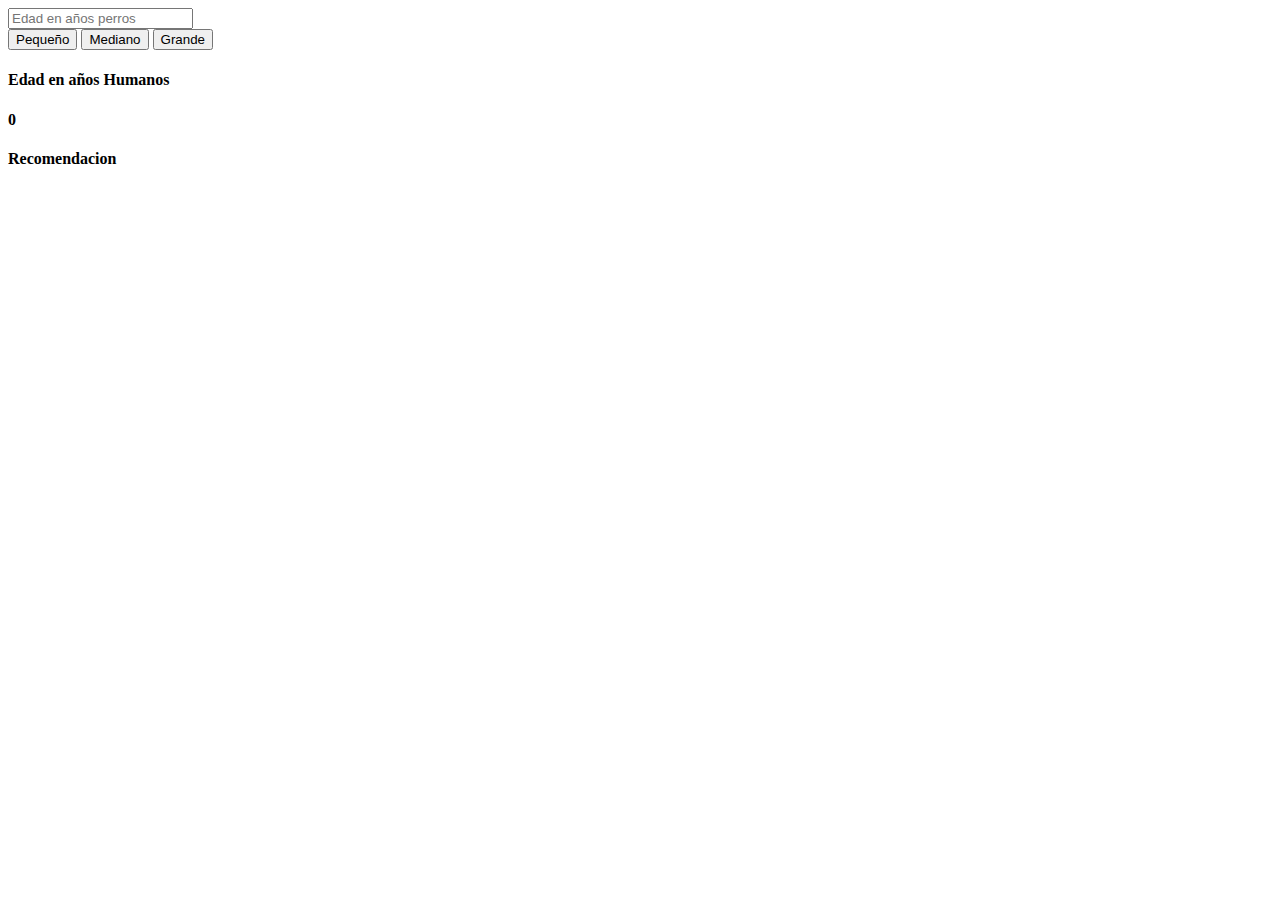
<file: Calculadora Perruna/index.html>
<!DOCTYPE html>
<html lang="en">
  <head>
    <meta charset="UTF-8" />
    <meta name="viewport" content="width=device-width, initial-scale=1.0" />
    <title>Document</title>
  </head>
  <body>
    <div>
      <input type="text" id="edadPerro" placeholder="Edad en años perros" />
      <div>
        <button class="btn" id="pequeno">Pequeño</button>
        <button class="btn" id="mediano">Mediano</button>
        <button class="btn" id="grande">Grande</button>
      </div>
    </div>

    <div>
        <div>
        <h4>Edad en años Humanos</h4>
        <h4 id="edadHumano">0</h4>
    </div>
    <div>
        <h4>Recomendacion</h4>
        <p id="recomendacion"></p>
    </div>
        
    </div>



    <script src="src/libraries/jquery-3.7.1.min.js"></script>
    <script src="src/js/scrip.js"></script>
  </body>
</html>
</file>
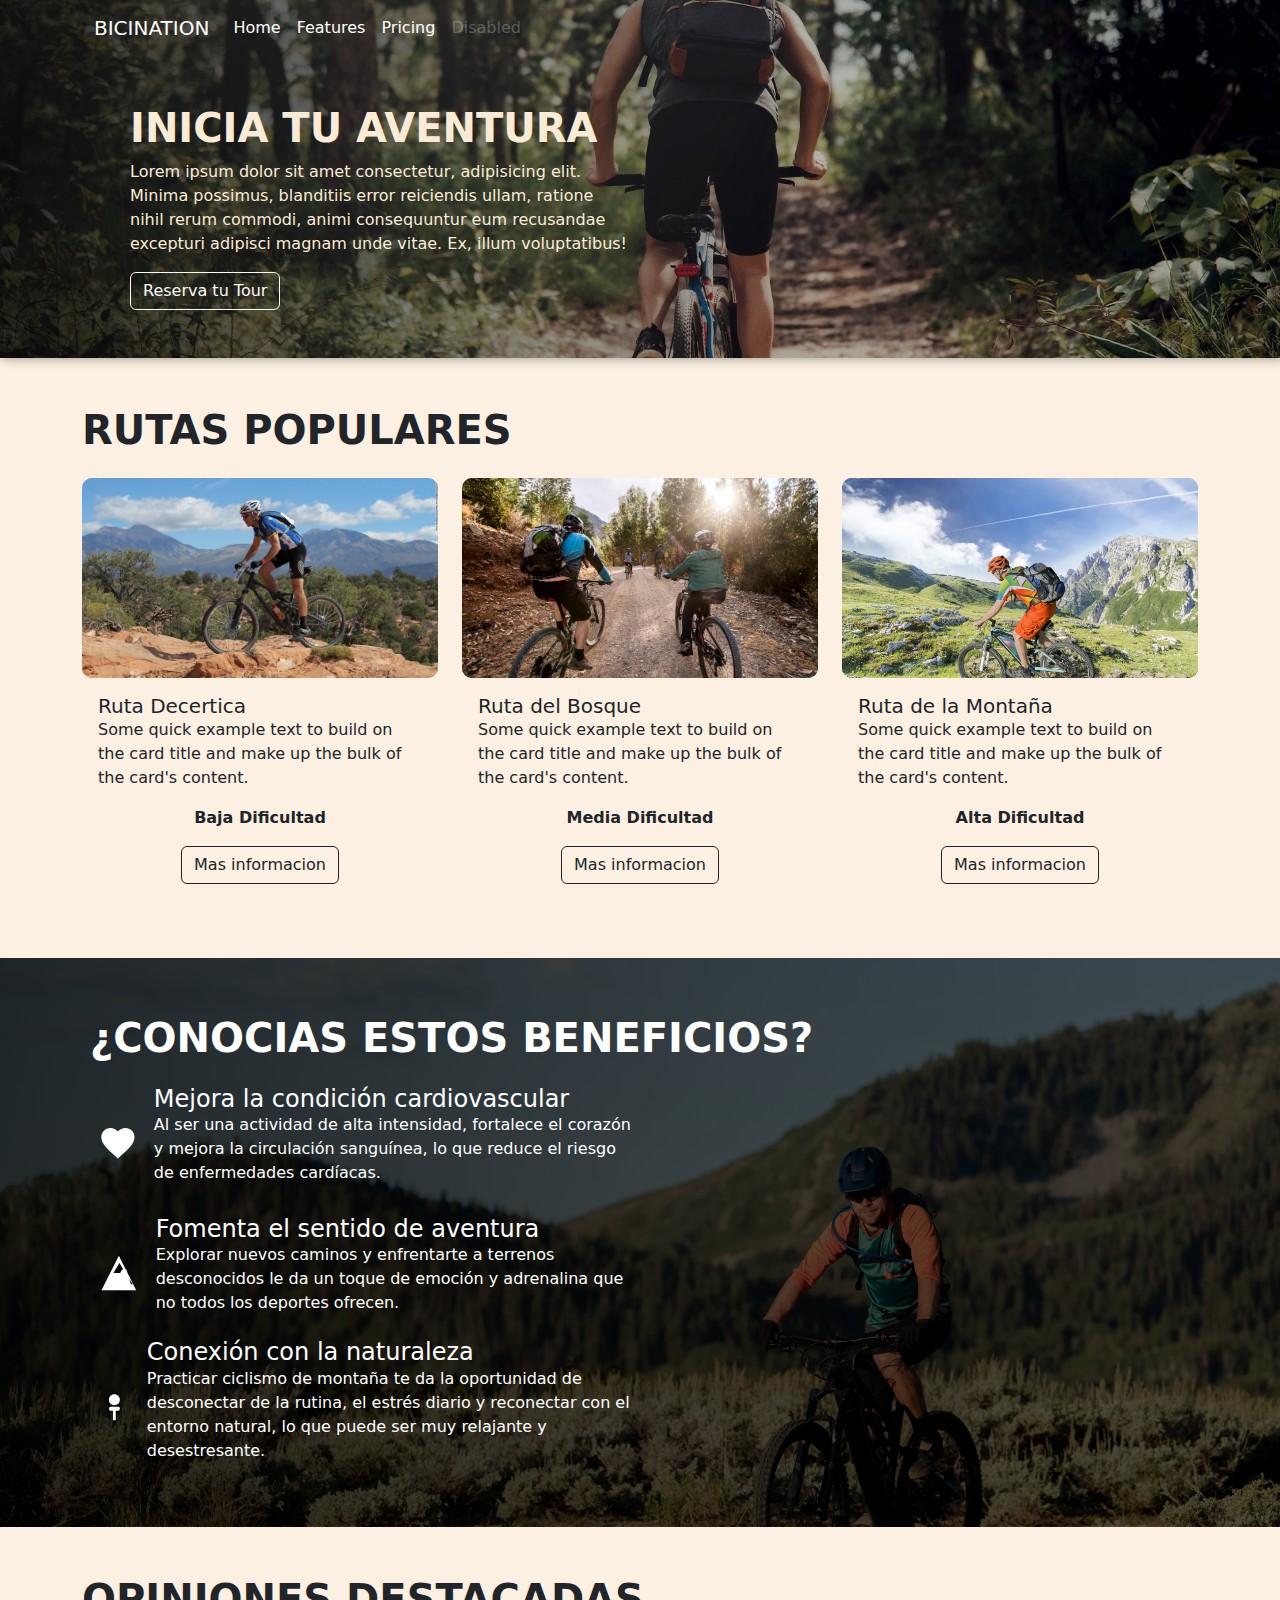
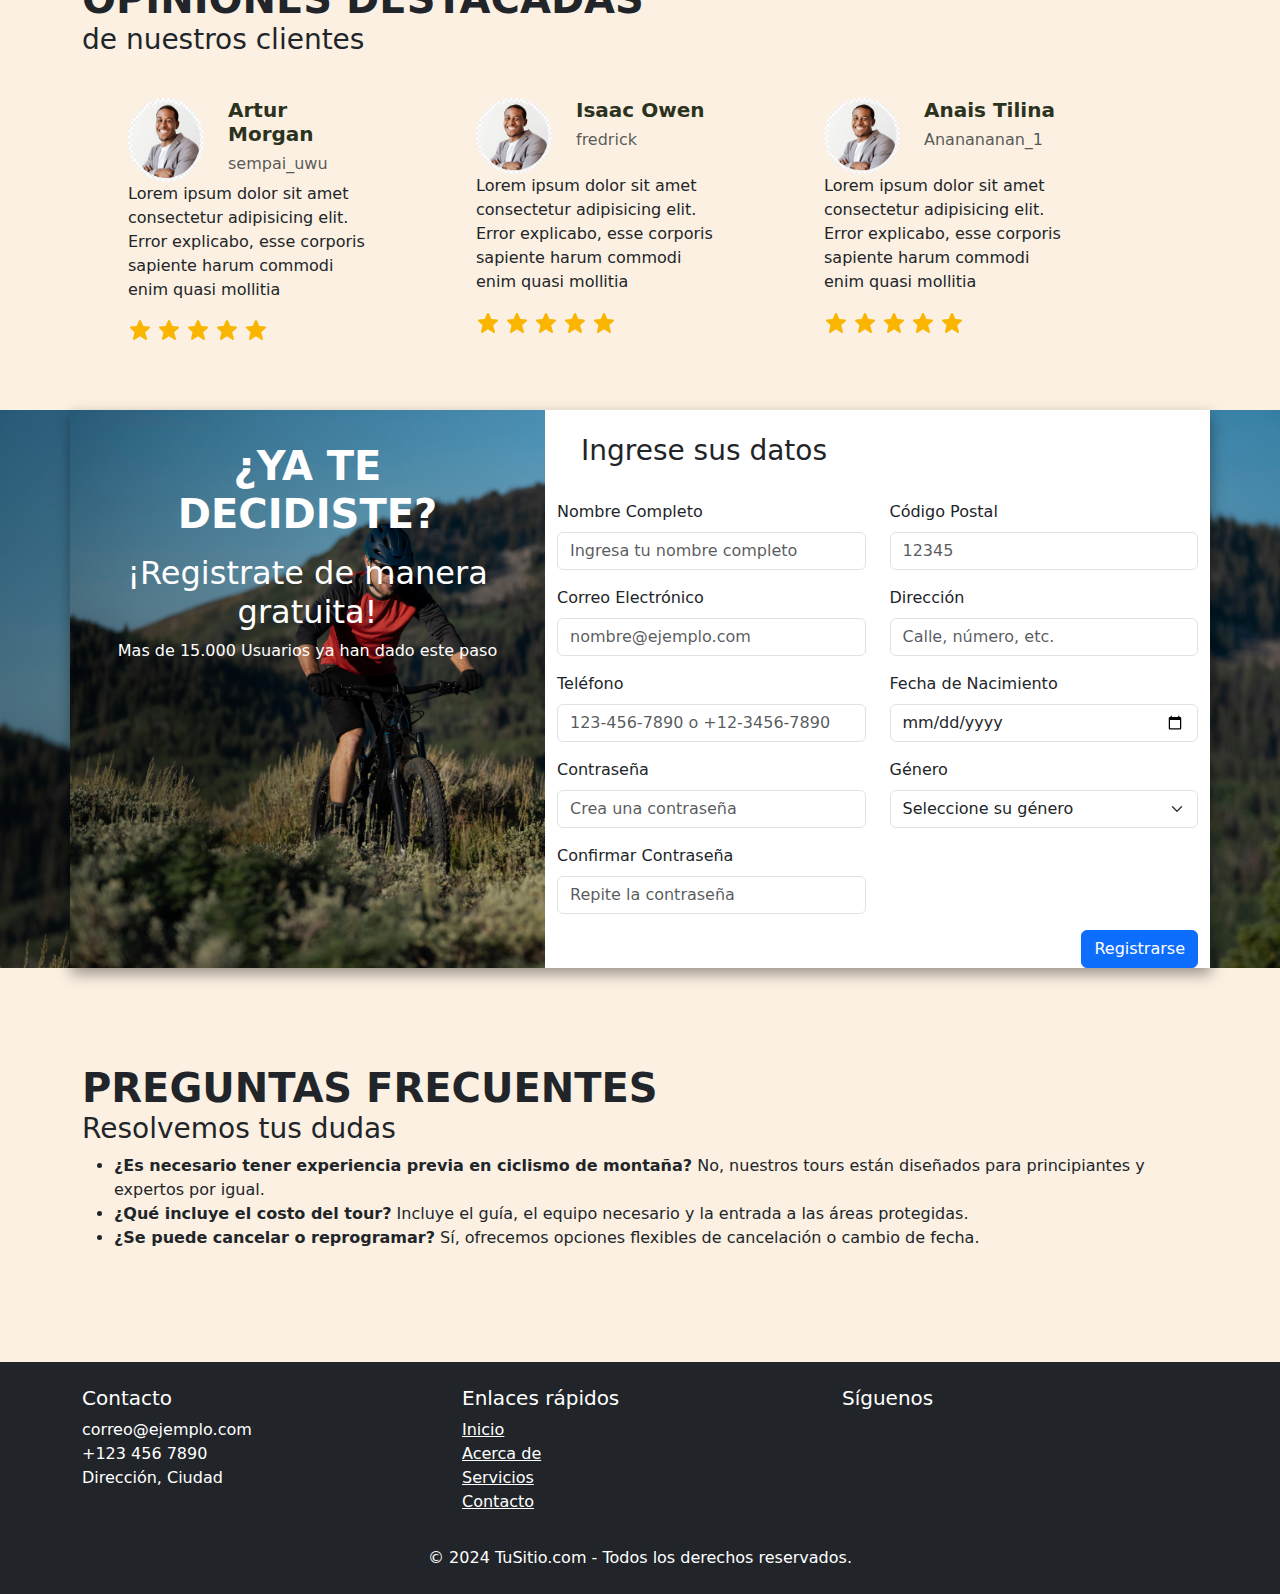
<file: Landing_Page/index.html>
<!DOCTYPE html>
<html lang="en">
  <head>
    <meta charset="UTF-8" />
    <meta name="viewport" content="width=device-width, initial-scale=1.0" />
    <link
      href="https://cdn.jsdelivr.net/npm/bootstrap@5.3.3/dist/css/bootstrap.min.css"
      rel="stylesheet"
      integrity="sha384-QWTKZyjpPEjISv5WaRU9OFeRpok6YctnYmDr5pNlyT2bRjXh0JMhjY6hW+ALEwIH"
      crossorigin="anonymous"
    />
    <link rel="stylesheet" href="assets/css/style.css" />
    <link
      href="https://unpkg.com/boxicons@2.1.4/css/boxicons.min.css"
      rel="stylesheet"
    />
 
    <script
      src="https://cdn.jsdelivr.net/npm/bootstrap@5.3.3/dist/js/bootstrap.bundle.min.js"
      integrity="sha384-YvpcrYf0tY3lHB60NNkmXc5s9fDVZLESaAA55NDzOxhy9GkcIdslK1eN7N6jIeHz"
      crossorigin="anonymous"
    ></script>
    <title>Document</title>
  </head>

  <body>
    <!-- Header --------------------------->

    <header class="header">
      <div class="container">
        <nav class="navbar-custom navbar navbar-expand-lg" data-bs-theme="dark">
          <div class="container-fluid">
            <a class="navbar-brand" href="#">BICINATION</a>
            <button
              class="navbar-toggler"
              type="button"
              data-bs-toggle="collapse"
              data-bs-target="#navbarNav"
              aria-controls="navbarNav"
              aria-expanded="false"
              aria-label="Toggle navigation"
            >
              <span class="navbar-toggler-icon"></span>
            </button>
            <div class="collapse navbar-collapse" id="navbarNav">
              <ul class="navbar-nav">
                <li class="nav-item">
                  <a class="nav-link active" aria-current="page" href="#"
                    >Home</a
                  >
                </li>
                <li class="nav-item">
                  <a class="nav-link" href="#">Features</a>
                </li>
                <li class="nav-item">
                  <a class="nav-link" href="#">Pricing</a>
                </li>
                <li class="nav-item">
                  <a class="nav-link disabled" aria-disabled="true">Disabled</a>
                </li>
              </ul>
            </div>
          </div>
        </nav>

        <div class="">
          <div class="row">
            <div class="col m-5 text-beige">
              <h1 class="fw-bold">INICIA TU AVENTURA</h1>
              <p class="">
                Lorem ipsum dolor sit amet consectetur, adipisicing elit. Minima
                possimus, blanditiis error reiciendis ullam, ratione nihil rerum
                commodi, animi consequuntur eum recusandae excepturi adipisci
                magnam unde vitae. Ex, illum voluptatibus!
              </p>
              <buttom
                data-bs-toggle="modal"
                data-bs-target="#register"
                class="btn btn-outline-light link-offset-2 link-underline link-underline-opacity-0"
                >Reserva tu Tour</buttom
              >
            </div>
            <div class="col"></div>
          </div>
        </div>
      </div>
    </header>

    <!-- main ------------------------------------------>

    <main>
      <!-- Rutas --------------------------------------->

      <section class="container pt-5 pb-5">
        <div class="row">
          <h1 class="fw-bold pb-3">RUTAS POPULARES</h1>

          <!-- card 1 -->
          <div class="col-sm-12 col-lg">
            <div class="custom-card">
              <div class="image-wrapper">
                <img
                  src="assets/img/rutas/desierto 2.jpg"
                  class="card-img-top card-image-alternate"
                  alt="Imagen 1"
                />
                <img
                  src="assets/img/rutas/R.jpg"
                  class="card-img-top card-image-overlay"
                  alt="Imagen 2"
                />
              </div>
              <div class="card-body m-3">
                <h5 class="card-title">Ruta Decertica</h5>
                <p class="card-text">
                  Some quick example text to build on the card title and make up
                  the bulk of the card's content.
                </p>
              </div>

              <span class="list-group-item fw-bold">Baja Dificultad</span>

              <a
                href=""
                class="btn btn-outline-dark link-offset-2 link-underline link-underline-opacity-0 m-3"
                >Mas informacion</a
              >
            </div>
          </div>
          <!-- card 1 -->
          <div class="col-sm-12 col-lg">
            <div class="custom-card">
              <div class="image-wrapper">
                <img
                  src="assets/img/rutas/bosque 2.jpg"
                  class="card-img-top card-image-alternate"
                  alt="Imagen 1"
                />
                <img
                  src="assets/img/rutas/R (1).jpg"
                  class="card-img-top card-image-overlay"
                  alt="Imagen 2"
                />
              </div>
              <div class="card-body m-3">
                <h5 class="card-title">Ruta del Bosque</h5>
                <p class="card-text">
                  Some quick example text to build on the card title and make up
                  the bulk of the card's content.
                </p>
              </div>
              <span class="list-group-item fw-bold">Media Dificultad</span>

              <a
                href=""
                class="btn btn-outline-dark link-offset-2 link-underline link-underline-opacity-0 m-3"
                >Mas informacion</a
              >
            </div>
          </div>
          <!-- card 1 -->
          <div class="col-sm-12 col-lg">
            <div class="custom-card">
              <div class="image-wrapper">
                <img
                  src="assets/img/rutas/montaña 2.jpg"
                  class="card-img-top card-image-alternate"
                  alt="Imagen 1"
                />
                <img
                  src="assets/img/rutas/R (2).jpg"
                  class="card-img-top card-image-overlay"
                  alt="Imagen 2"
                />
              </div>
              <div class="card-body m-3">
                <h5 class="card-title">Ruta de la Montaña</h5>
                <p class="card-text">
                  Some quick example text to build on the card title and make up
                  the bulk of the card's content.
                </p>
              </div>
              <span class="list-group-item fw-bold">Alta Dificultad</span>

              <a
                href=""
                class="btn btn-outline-dark link-offset-2 link-underline link-underline-opacity-0 m-3"
                >Mas informacion</a
              >
            </div>
          </div>
        </div>
      </section>

      <!-- Beneficios --------------------------------------->

      <section class="beneficios-container pt-5 pb-5">
        <div class="container text-white">
          <h1 class="fw-bold text-white p-2">¿CONOCIAS ESTOS BENEFICIOS?</h1>

          <div class="beneficios-info-container d-flex align-items-center">
            <svg
              class="p-3"
              xmlns="http://www.w3.org/2000/svg"
              viewBox="0 0 24 24"
              fill="currentColor"
              width="130px"
              height="130px"
            >
              <path
                d="M12 21.35l-1.45-1.32C5.4 15.36 2 12.28 2 8.5 2 5.42 4.42 3 7.5 3c1.74 0 3.41.81 4.5 2.09C13.09 3.81 14.76 3 16.5 3 19.58 3 22 5.42 22 8.5c0 3.78-3.4 6.86-8.55 11.54L12 21.35z"
              />
            </svg>

            <div>
              <h4 class="m-0 p-0">Mejora la condición cardiovascular</h4>
              <p>
                Al ser una actividad de alta intensidad, fortalece el corazón y
                mejora la circulación sanguínea, lo que reduce el riesgo de
                enfermedades cardíacas.
              </p>
            </div>
          </div>
          <div class="beneficios-info-container d-flex align-items-center">
            <svg
              class="p-3"
              xmlns="http://www.w3.org/2000/svg"
              viewBox="0 0 24 24"
              fill="currentColor"
              width="130px"
              height="130px"
            >
              <path
                d="M10.02 15H8.69L6.61 18h10.08l-3.34-5L10.02 15zm8.88 3.5L16.39 10h-2.5l-1.14 2H8.87l3.48-5.75 3.93 6.6L20 18.5zM2 22h20L12 2 2 22z"
              />
            </svg>
            <div>
              <h4 class="m-0 p-0">Fomenta el sentido de aventura</h4>
              <p>
                Explorar nuevos caminos y enfrentarte a terrenos desconocidos le
                da un toque de emoción y adrenalina que no todos los deportes
                ofrecen.
              </p>
            </div>
          </div>
          <div class="beneficios-info-container d-flex align-items-center">
            <svg
              class="p-3"
              xmlns="http://www.w3.org/2000/svg"
              viewBox="0 0 24 24"
              fill="currentColor"
              width="130px"
              height="130px"
            >
              <path
                d="M12 2C9.76 2 8 3.76 8 6s1.76 4 4 4 4-1.76 4-4-1.76-4-4-4zm2.5 9H9.5C8.67 11 8 11.67 8 12.5S8.67 14 9.5 14H11v7h2v-7h1.5c.83 0 1.5-.67 1.5-1.5S15.83 11 15 11z"
              />
            </svg>
            <div>
              <h4 class="m-0 p-0">Conexión con la naturaleza</h4>
              <p>
                Practicar ciclismo de montaña te da la oportunidad de
                desconectar de la rutina, el estrés diario y reconectar con el
                entorno natural, lo que puede ser muy relajante y desestresante.
              </p>
            </div>
          </div>

          <div class="container-fluid overflow-auto"></div>
        </div>
      </section>

      <!-- Opiniones de clientes ------------------------------->
      <section class="comentary-container pt-5 pb-5">
        <div class="container">
          <h1 class="fw-bold m-0">OPINIONES DESTACADAS</h1>
          <h3>de nuestros clientes</h3>

          <div class="container-fluid overflow-auto">
            <!-- Contenedor que permite scroll horizontal -->
            <div class="d-flex flex-nowrap p-4">
              <!-- Clase para mostrar las tarjetas en fila -->

              <div class="card-comentary col" style="width: 18rem">
                <div class="card-body card-body-comentary">
                  <div class="display-flex row">
                    <img
                      src="assets/img/Profile/profile1.jpg"
                      alt="profile"
                      class="img-profile col"
                    />

                    <div class="col">
                      <h5 class="fw-bold text-profile">Artur Morgan</h5>
                      <h6 class="card-subtitle mb-2 text-body-secondary">
                        sempai_uwu
                      </h6>
                    </div>
                  </div>
                  <p class="card-text">
                    Lorem ipsum dolor sit amet consectetur adipisicing elit.
                    Error explicabo, esse corporis sapiente harum commodi enim
                    quasi mollitia
                  </p>

                  <div>
                    <svg
                      xmlns="http://www.w3.org/2000/svg"
                      width="24"
                      height="24"
                      viewBox="0 0 24 24"
                      style="fill: rgba(249, 181, 0, 1)"
                    >
                      <path
                        d="M21.947 9.179a1.001 1.001 0 0 0-.868-.676l-5.701-.453-2.467-5.461a.998.998 0 0 0-1.822-.001L8.622 8.05l-5.701.453a1 1 0 0 0-.619 1.713l4.213 4.107-1.49 6.452a1 1 0 0 0 1.53 1.057L12 18.202l5.445 3.63a1.001 1.001 0 0 0 1.517-1.106l-1.829-6.4 4.536-4.082c.297-.268.406-.686.278-1.065z"
                      ></path>
                    </svg>
                    <svg
                      xmlns="http://www.w3.org/2000/svg"
                      width="24"
                      height="24"
                      viewBox="0 0 24 24"
                      style="fill: rgba(249, 181, 0, 1)"
                    >
                      <path
                        d="M21.947 9.179a1.001 1.001 0 0 0-.868-.676l-5.701-.453-2.467-5.461a.998.998 0 0 0-1.822-.001L8.622 8.05l-5.701.453a1 1 0 0 0-.619 1.713l4.213 4.107-1.49 6.452a1 1 0 0 0 1.53 1.057L12 18.202l5.445 3.63a1.001 1.001 0 0 0 1.517-1.106l-1.829-6.4 4.536-4.082c.297-.268.406-.686.278-1.065z"
                      ></path>
                    </svg>
                    <svg
                      xmlns="http://www.w3.org/2000/svg"
                      width="24"
                      height="24"
                      viewBox="0 0 24 24"
                      style="fill: rgba(249, 181, 0, 1)"
                    >
                      <path
                        d="M21.947 9.179a1.001 1.001 0 0 0-.868-.676l-5.701-.453-2.467-5.461a.998.998 0 0 0-1.822-.001L8.622 8.05l-5.701.453a1 1 0 0 0-.619 1.713l4.213 4.107-1.49 6.452a1 1 0 0 0 1.53 1.057L12 18.202l5.445 3.63a1.001 1.001 0 0 0 1.517-1.106l-1.829-6.4 4.536-4.082c.297-.268.406-.686.278-1.065z"
                      ></path>
                    </svg>
                    <svg
                      xmlns="http://www.w3.org/2000/svg"
                      width="24"
                      height="24"
                      viewBox="0 0 24 24"
                      style="fill: rgba(249, 181, 0, 1)"
                    >
                      <path
                        d="M21.947 9.179a1.001 1.001 0 0 0-.868-.676l-5.701-.453-2.467-5.461a.998.998 0 0 0-1.822-.001L8.622 8.05l-5.701.453a1 1 0 0 0-.619 1.713l4.213 4.107-1.49 6.452a1 1 0 0 0 1.53 1.057L12 18.202l5.445 3.63a1.001 1.001 0 0 0 1.517-1.106l-1.829-6.4 4.536-4.082c.297-.268.406-.686.278-1.065z"
                      ></path>
                    </svg>
                    <svg
                      xmlns="http://www.w3.org/2000/svg"
                      width="24"
                      height="24"
                      viewBox="0 0 24 24"
                      style="fill: rgba(249, 181, 0, 1)"
                    >
                      <path
                        d="M21.947 9.179a1.001 1.001 0 0 0-.868-.676l-5.701-.453-2.467-5.461a.998.998 0 0 0-1.822-.001L8.622 8.05l-5.701.453a1 1 0 0 0-.619 1.713l4.213 4.107-1.49 6.452a1 1 0 0 0 1.53 1.057L12 18.202l5.445 3.63a1.001 1.001 0 0 0 1.517-1.106l-1.829-6.4 4.536-4.082c.297-.268.406-.686.278-1.065z"
                      ></path>
                    </svg>
                  </div>
                </div>
              </div>
              <div class="card-comentary col" style="width: 18rem">
                <div class="card-body card-body-comentary">
                  <div class="display-flex row">
                    <img
                      src="assets/img/Profile/profile1.jpg"
                      alt="profile"
                      class="img-profile col"
                    />

                    <div class="col">
                      <h5 class="fw-bold text-profile">Isaac Owen</h5>
                      <h6 class="card-subtitle mb-2 text-body-secondary">
                        fredrick
                      </h6>
                    </div>
                  </div>
                  <p class="card-text">
                    Lorem ipsum dolor sit amet consectetur adipisicing elit.
                    Error explicabo, esse corporis sapiente harum commodi enim
                    quasi mollitia
                  </p>

                  <div>
                    <svg
                      xmlns="http://www.w3.org/2000/svg"
                      width="24"
                      height="24"
                      viewBox="0 0 24 24"
                      style="fill: rgba(249, 181, 0, 1)"
                    >
                      <path
                        d="M21.947 9.179a1.001 1.001 0 0 0-.868-.676l-5.701-.453-2.467-5.461a.998.998 0 0 0-1.822-.001L8.622 8.05l-5.701.453a1 1 0 0 0-.619 1.713l4.213 4.107-1.49 6.452a1 1 0 0 0 1.53 1.057L12 18.202l5.445 3.63a1.001 1.001 0 0 0 1.517-1.106l-1.829-6.4 4.536-4.082c.297-.268.406-.686.278-1.065z"
                      ></path>
                    </svg>
                    <svg
                      xmlns="http://www.w3.org/2000/svg"
                      width="24"
                      height="24"
                      viewBox="0 0 24 24"
                      style="fill: rgba(249, 181, 0, 1)"
                    >
                      <path
                        d="M21.947 9.179a1.001 1.001 0 0 0-.868-.676l-5.701-.453-2.467-5.461a.998.998 0 0 0-1.822-.001L8.622 8.05l-5.701.453a1 1 0 0 0-.619 1.713l4.213 4.107-1.49 6.452a1 1 0 0 0 1.53 1.057L12 18.202l5.445 3.63a1.001 1.001 0 0 0 1.517-1.106l-1.829-6.4 4.536-4.082c.297-.268.406-.686.278-1.065z"
                      ></path>
                    </svg>
                    <svg
                      xmlns="http://www.w3.org/2000/svg"
                      width="24"
                      height="24"
                      viewBox="0 0 24 24"
                      style="fill: rgba(249, 181, 0, 1)"
                    >
                      <path
                        d="M21.947 9.179a1.001 1.001 0 0 0-.868-.676l-5.701-.453-2.467-5.461a.998.998 0 0 0-1.822-.001L8.622 8.05l-5.701.453a1 1 0 0 0-.619 1.713l4.213 4.107-1.49 6.452a1 1 0 0 0 1.53 1.057L12 18.202l5.445 3.63a1.001 1.001 0 0 0 1.517-1.106l-1.829-6.4 4.536-4.082c.297-.268.406-.686.278-1.065z"
                      ></path>
                    </svg>
                    <svg
                      xmlns="http://www.w3.org/2000/svg"
                      width="24"
                      height="24"
                      viewBox="0 0 24 24"
                      style="fill: rgba(249, 181, 0, 1)"
                    >
                      <path
                        d="M21.947 9.179a1.001 1.001 0 0 0-.868-.676l-5.701-.453-2.467-5.461a.998.998 0 0 0-1.822-.001L8.622 8.05l-5.701.453a1 1 0 0 0-.619 1.713l4.213 4.107-1.49 6.452a1 1 0 0 0 1.53 1.057L12 18.202l5.445 3.63a1.001 1.001 0 0 0 1.517-1.106l-1.829-6.4 4.536-4.082c.297-.268.406-.686.278-1.065z"
                      ></path>
                    </svg>
                    <svg
                      xmlns="http://www.w3.org/2000/svg"
                      width="24"
                      height="24"
                      viewBox="0 0 24 24"
                      style="fill: rgba(249, 181, 0, 1)"
                    >
                      <path
                        d="M21.947 9.179a1.001 1.001 0 0 0-.868-.676l-5.701-.453-2.467-5.461a.998.998 0 0 0-1.822-.001L8.622 8.05l-5.701.453a1 1 0 0 0-.619 1.713l4.213 4.107-1.49 6.452a1 1 0 0 0 1.53 1.057L12 18.202l5.445 3.63a1.001 1.001 0 0 0 1.517-1.106l-1.829-6.4 4.536-4.082c.297-.268.406-.686.278-1.065z"
                      ></path>
                    </svg>
                  </div>
                </div>
              </div>
              <div class="card-comentary col" style="width: 18rem">
                <div class="card-body card-body-comentary">
                  <div class="display-flex row">
                    <img
                      src="assets/img/Profile/profile1.jpg"
                      alt="profile"
                      class="img-profile col"
                    />

                    <div class="col">
                      <h5 class="fw-bold text-profile">Anais Tilina</h5>
                      <h6 class="card-subtitle mb-2 text-body-secondary">
                        Ananananan_1
                      </h6>
                    </div>
                  </div>
                  <p class="card-text">
                    Lorem ipsum dolor sit amet consectetur adipisicing elit.
                    Error explicabo, esse corporis sapiente harum commodi enim
                    quasi mollitia
                  </p>

                  <div>
                    <svg
                      xmlns="http://www.w3.org/2000/svg"
                      width="24"
                      height="24"
                      viewBox="0 0 24 24"
                      style="fill: rgba(249, 181, 0, 1)"
                    >
                      <path
                        d="M21.947 9.179a1.001 1.001 0 0 0-.868-.676l-5.701-.453-2.467-5.461a.998.998 0 0 0-1.822-.001L8.622 8.05l-5.701.453a1 1 0 0 0-.619 1.713l4.213 4.107-1.49 6.452a1 1 0 0 0 1.53 1.057L12 18.202l5.445 3.63a1.001 1.001 0 0 0 1.517-1.106l-1.829-6.4 4.536-4.082c.297-.268.406-.686.278-1.065z"
                      ></path>
                    </svg>
                    <svg
                      xmlns="http://www.w3.org/2000/svg"
                      width="24"
                      height="24"
                      viewBox="0 0 24 24"
                      style="fill: rgba(249, 181, 0, 1)"
                    >
                      <path
                        d="M21.947 9.179a1.001 1.001 0 0 0-.868-.676l-5.701-.453-2.467-5.461a.998.998 0 0 0-1.822-.001L8.622 8.05l-5.701.453a1 1 0 0 0-.619 1.713l4.213 4.107-1.49 6.452a1 1 0 0 0 1.53 1.057L12 18.202l5.445 3.63a1.001 1.001 0 0 0 1.517-1.106l-1.829-6.4 4.536-4.082c.297-.268.406-.686.278-1.065z"
                      ></path>
                    </svg>
                    <svg
                      xmlns="http://www.w3.org/2000/svg"
                      width="24"
                      height="24"
                      viewBox="0 0 24 24"
                      style="fill: rgba(249, 181, 0, 1)"
                    >
                      <path
                        d="M21.947 9.179a1.001 1.001 0 0 0-.868-.676l-5.701-.453-2.467-5.461a.998.998 0 0 0-1.822-.001L8.622 8.05l-5.701.453a1 1 0 0 0-.619 1.713l4.213 4.107-1.49 6.452a1 1 0 0 0 1.53 1.057L12 18.202l5.445 3.63a1.001 1.001 0 0 0 1.517-1.106l-1.829-6.4 4.536-4.082c.297-.268.406-.686.278-1.065z"
                      ></path>
                    </svg>
                    <svg
                      xmlns="http://www.w3.org/2000/svg"
                      width="24"
                      height="24"
                      viewBox="0 0 24 24"
                      style="fill: rgba(249, 181, 0, 1)"
                    >
                      <path
                        d="M21.947 9.179a1.001 1.001 0 0 0-.868-.676l-5.701-.453-2.467-5.461a.998.998 0 0 0-1.822-.001L8.622 8.05l-5.701.453a1 1 0 0 0-.619 1.713l4.213 4.107-1.49 6.452a1 1 0 0 0 1.53 1.057L12 18.202l5.445 3.63a1.001 1.001 0 0 0 1.517-1.106l-1.829-6.4 4.536-4.082c.297-.268.406-.686.278-1.065z"
                      ></path>
                    </svg>
                    <svg
                      xmlns="http://www.w3.org/2000/svg"
                      width="24"
                      height="24"
                      viewBox="0 0 24 24"
                      style="fill: rgba(249, 181, 0, 1)"
                    >
                      <path
                        d="M21.947 9.179a1.001 1.001 0 0 0-.868-.676l-5.701-.453-2.467-5.461a.998.998 0 0 0-1.822-.001L8.622 8.05l-5.701.453a1 1 0 0 0-.619 1.713l4.213 4.107-1.49 6.452a1 1 0 0 0 1.53 1.057L12 18.202l5.445 3.63a1.001 1.001 0 0 0 1.517-1.106l-1.829-6.4 4.536-4.082c.297-.268.406-.686.278-1.065z"
                      ></path>
                    </svg>
                  </div>
                </div>
              </div>
            </div>
          </div>
        </div>
      </section>

      <!-- Formulario --------------------------------------->

      <section class="form-main-container">
        <div class="container">
          <div class="row form-container">
            <div
              class="form-info container col-lg-5 col-ms-12 p-4 text-center text-white"
            >
              <h1 class="fw-bold text-white p-2">¿YA TE DECIDISTE?</h1>
              <h2>¡Registrate de manera gratuita!</h2>
              <p>Mas de 15.000 Usuarios ya han dado este paso</p>
            </div>

            <div class="container col-lg col-ms-12">
              <h3 class="p-4">Ingrese sus datos</h3>
              <form action="vistas/registro.html" class="row">
                <div class="col">
                  <!-- Nombre Completo -->
                  <div class="mb-3">
                    <label for="nombreCompleto" class="form-label"
                      >Nombre Completo</label
                    >
                    <input
                      type="text"
                      class="form-control"
                      id="nombreCompleto"
                      placeholder="Ingresa tu nombre completo"
                      pattern="^[a-zA-Z\s]{3,50}$"
                      title="Solo se permiten letras y espacios. Mínimo 3 caracteres y máximo 50."
                      required
                    />
                    <p class="text-danger" id="nameInfo"></p>
                  </div>

                  <!-- Correo Electrónico -->
                  <div class="mb-3">
                    <label for="correoElectronico" class="form-label"
                      >Correo Electrónico</label
                    >
                    <input
                      type="email"
                      class="form-control"
                      id="correoElectronico"
                      placeholder="nombre@ejemplo.com"
                      required
                    />
                    <p class="text-danger" id="emailInfo"></p>
                  </div>

                  <!-- Teléfono -->
                  <div class="mb-3">
                    <label for="telefono" class="form-label">Teléfono</label>
                    <input
                      type="tel"
                      class="form-control"
                      id="telefono"
                      placeholder="123-456-7890 o +12-3456-7890"
                      pattern="^\+?[0-9]{1,4}[-]?[0-9]{3,4}[-]?[0-9]{3,4}$"
                      title="El formato permitido es 123-456-7890 o +12-3456-7890"
                      required
                    />
                    <p class="text-danger" id="telefonoInfo"></p>
                  </div>

                  <!-- Contraseña -->
                  <div class="mb-3">
                    <label for="contrasena" class="form-label"
                      >Contraseña</label
                    >
                    <input
                      type="password"
                      class="form-control"
                      id="contrasena"
                      placeholder="Crea una contraseña"
                      pattern="^(?=.*[a-z])(?=.*[A-Z])(?=.*\d)(?=.*[@$!%*?&])[A-Za-z\d@$!%*?&]{8,}$"
                      title="La contraseña debe tener al menos 8 caracteres, una mayúscula, una minúscula, un número y un carácter especial."
                      required
                    />
                    <p class="text-danger" id="contrasenaInfo"></p>
                  </div>

                  <!-- Confirmación de Contraseña -->
                  <div class="mb-3">
                    <label for="confirmarContrasena" class="form-label"
                      >Confirmar Contraseña</label
                    >
                    <input
                      type="password"
                      class="form-control"
                      id="confirmarContrasena"
                      placeholder="Repite la contraseña"
                      required
                    />
                    <p class="text-danger" id="confimarContraseñaInfo"></p>
                  </div>
                </div>

                <div class="col">
                  <!-- Código Postal -->
                  <div class="mb-3">
                    <label for="codigoPostal" class="form-label"
                      >Código Postal</label
                    >
                    <input
                      type="text"
                      class="form-control"
                      id="codigoPostal"
                      placeholder="12345"
                      pattern="^\d{4,6}$"
                      title="Debe ser un número entre 4 y 6 dígitos."
                      required
                    />
                    <p class="text-danger" id="codigoPostalInfo"></p>
                  </div>

                  <!-- Dirección -->
                  <div class="mb-3">
                    <label for="direccion" class="form-label">Dirección</label>
                    <input
                      type="text"
                      class="form-control"
                      id="direccion"
                      placeholder="Calle, número, etc."
                      pattern="^[a-zA-Z0-9,\-\s]{5,100}$"
                      title="La dirección debe tener entre 5 y 100 caracteres, permitiendo letras, números, comas y guiones."
                      required
                    />
                    <p class="text-danger" id="direccionInfo"></p>
                  </div>

                  <!-- Fecha de Nacimiento -->
                  <div class="mb-3">
                    <label for="fechaNacimiento" class="form-label"
                      >Fecha de Nacimiento</label
                    >
                    <input
                      type="date"
                      class="form-control"
                      id="fechaNacimiento"
                      required
                    />
                    <p class="text-danger" id="fechaInfo"></p>
                  </div>

                  <!-- Género -->
                  <div class="mb-3">
                    <label for="genero" class="form-label">Género</label>
                    <select class="form-select" id="genero" required>
                      <option value="">Seleccione su género</option>
                      <option value="Masculino">Masculino</option>
                      <option value="Femenino">Femenino</option>
                      <option value="Otro">Otro</option>
                    </select>
                    <p class="text-danger" id="generoInfo"></p>
                  </div>
                </div>

                <div class="d-flex justify-content-end">

                  <button type="submit" id="btnRegister" class="btn btn-primary ">
                    Registrarse
                  </button>
                </div>

              </form>
            </div>
          </div>
        </div>
      </section>

      <!-- Informacion adicional ------------------------------->
      <section class="comentary-container pt-5 pb-5">
        <div class="container">
          <h1 class="fw-bold m-0 pt-5">PREGUNTAS FRECUENTES</h1>
          <h3>Resolvemos tus dudas</h3>
          <ul class="pb-5">
            <li>
              <strong
                >¿Es necesario tener experiencia previa en ciclismo de
                montaña?</strong
              >
              No, nuestros tours están diseñados para principiantes y expertos
              por igual.
            </li>
            <li>
              <strong>¿Qué incluye el costo del tour?</strong> Incluye el guía,
              el equipo necesario y la entrada a las áreas protegidas.
            </li>
            <li>
              <strong>¿Se puede cancelar o reprogramar?</strong> Sí, ofrecemos
              opciones flexibles de cancelación o cambio de fecha.
            </li>
          </ul>
        </div>
      </section>
    </main>

    <footer class="bg-dark text-white py-4">
      <div class="container">
        <div class="row">
          <!-- Sección de contacto -->
          <div class="col-md-4">
            <h5>Contacto</h5>
            <ul class="list-unstyled">
              <li><i class="fas fa-envelope"></i> correo@ejemplo.com</li>
              <li><i class="fas fa-phone"></i> +123 456 7890</li>
              <li><i class="fas fa-map-marker-alt"></i> Dirección, Ciudad</li>
            </ul>
          </div>
          <!-- Sección de enlaces rápidos -->
          <div class="col-md-4">
            <h5>Enlaces rápidos</h5>
            <ul class="list-unstyled">
              <li><a href="#" class="text-white">Inicio</a></li>
              <li><a href="#" class="text-white">Acerca de</a></li>
              <li><a href="#" class="text-white">Servicios</a></li>
              <li><a href="#" class="text-white">Contacto</a></li>
            </ul>
          </div>
          <!-- Sección de redes sociales -->
          <div class="col-md-4">
            <h5>Síguenos</h5>
            <a href="#" class="text-white me-2"
              ><i class="fab fa-facebook-f"></i
            ></a>
            <a href="#" class="text-white me-2"
              ><i class="fab fa-twitter"></i
            ></a>
            <a href="#" class="text-white me-2"
              ><i class="fab fa-instagram"></i
            ></a>
            <a href="#" class="text-white me-2"
              ><i class="fab fa-linkedin"></i
            ></a>
          </div>
        </div>
        <div class="text-center mt-3">
          <p class="mb-0">
            &copy; 2024 TuSitio.com - Todos los derechos reservados.
          </p>
        </div>
      </div>
    </footer>

    
    <script src="assets/js/script.js"></script>
  </body>
</html>
</file>
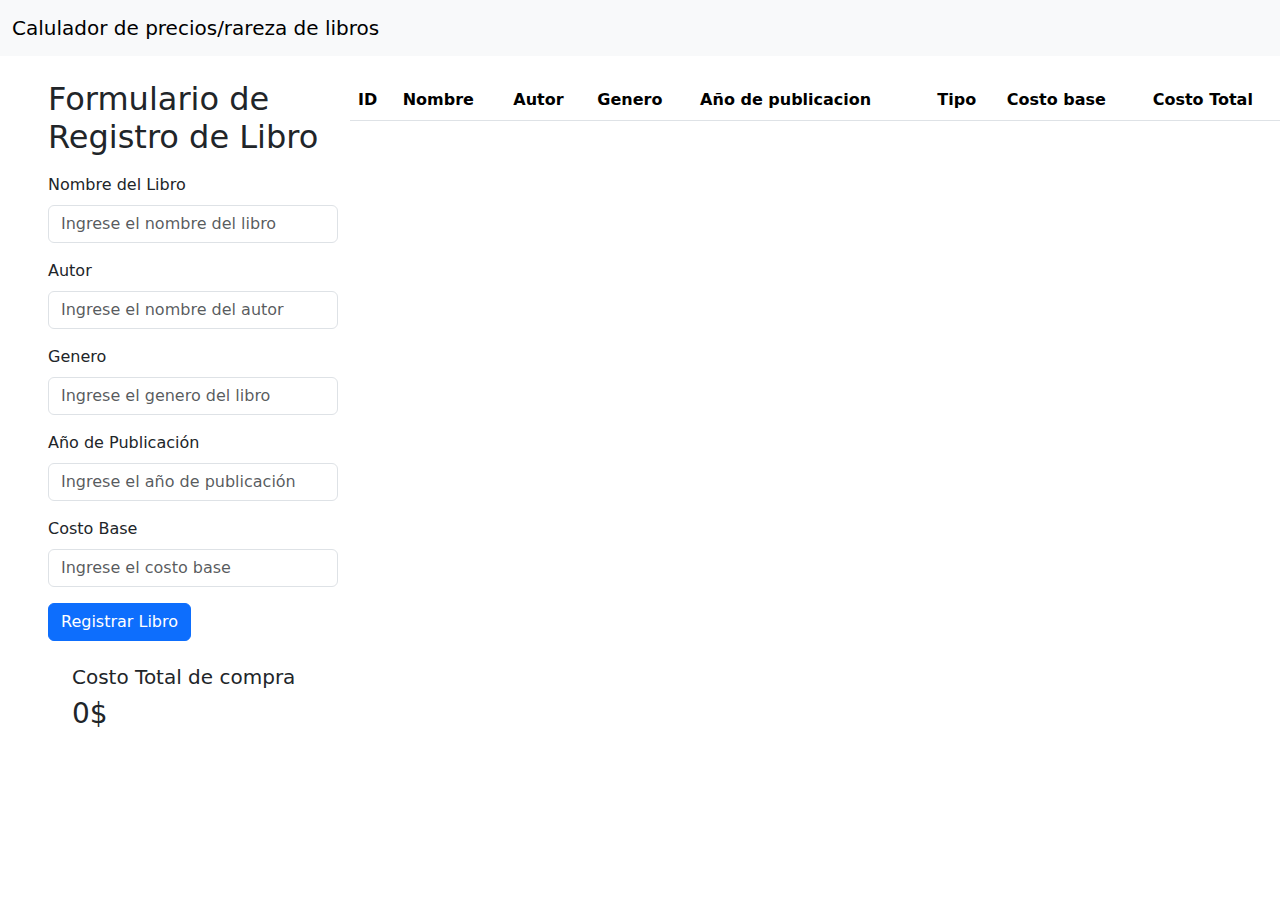
<file: Libros js/index.html>
<!DOCTYPE html>
<html lang="en">
<head>
    <meta charset="UTF-8">
    <meta name="viewport" content="width=device-width, initial-scale=1.0">
    <link href="https://cdn.jsdelivr.net/npm/bootstrap@5.3.3/dist/css/bootstrap.min.css" rel="stylesheet" integrity="sha384-QWTKZyjpPEjISv5WaRU9OFeRpok6YctnYmDr5pNlyT2bRjXh0JMhjY6hW+ALEwIH" crossorigin="anonymous">
    <title>Document</title>
</head>
<body>

<nav class="navbar bg-body-tertiary">
  <div class="container-fluid">
    <a class="navbar-brand" href="#">Calulador de precios/rareza de libros</a>
  </div>
</nav>

<main class="container-fluid row m-4">

<div class="col-3">
    <h2>Formulario de Registro de Libro</h2>

    <!-- Mensaje de error -->
    <p class="text-danger" id="info-text"></p>
    <form id="formulario">
        <!-- Campo Nombre -->
        <div class="mb-3">
            <label for="nombre" class="form-label">Nombre del Libro</label>
            <input type="text" class="form-control" id="nombre" name="nombre" placeholder="Ingrese el nombre del libro" required>
        </div>

        <!-- Campo Autor -->
        <div class="mb-3">
            <label for="autor" class="form-label">Autor</label>
            <input type="text" class="form-control " id="autor" name="autor" placeholder="Ingrese el nombre del autor" required>
        </div>

        <!-- Campo Genero -->
        <div class="mb-3">
            <label for="autor" class="form-label">Genero</label>
            <input type="text" class="form-control" id="genero" name="genero" placeholder="Ingrese el genero del libro" required>
        </div>

        <!-- Campo Año de Publicación -->
        <div class="mb-3">
            <label for="ano_publicacion" class="form-label">Año de Publicación</label>
            <input type="number" class="form-control" id="año_publicacion" name="ano_publicacion" placeholder="Ingrese el año de publicación" min="1000" max="9999" required>
        </div>

        <!-- Campo Costo Base -->
        <div class="mb-3">
            <label for="costo_base" class="form-label">Costo Base</label>
            <input type="number" class="form-control" id="costo_base" name="costo_base" placeholder="Ingrese el costo base" step="0.01" min="0" required>
        </div>

        <!-- Botón Enviar -->
        <button type="button" id="buttonCreate" class="btn btn-primary">Registrar Libro</button>
    </form>
    </div>

<table class="col table table-striped">
  <thead>
    <tr>
      <th scope="col">ID</th>
      <th scope="col">Nombre</th>
      <th scope="col">Autor</th>
      <th scope="col">Genero</th>
      <th scope="col">Año de publicacion</th>
      <th scope="col">Tipo</th>
      <th scope="col">Costo base</th>
      <th scope="col">Costo Total</th>
    </tr>
  </thead>

  <!-- Tabla donde se agregaran los libros -->
  <tbody class="tabla-libros">
  </tbody>
</table>

<div class="m-4">
<h5>Costo Total de compra</h5>
<div class="d-flex">
<h3 id="total-cost">0</h3>
<h3>$</h3> 
</div>
</div>




</main>    

<script src="scrip.js"></script>
</body>
</html>
</file>
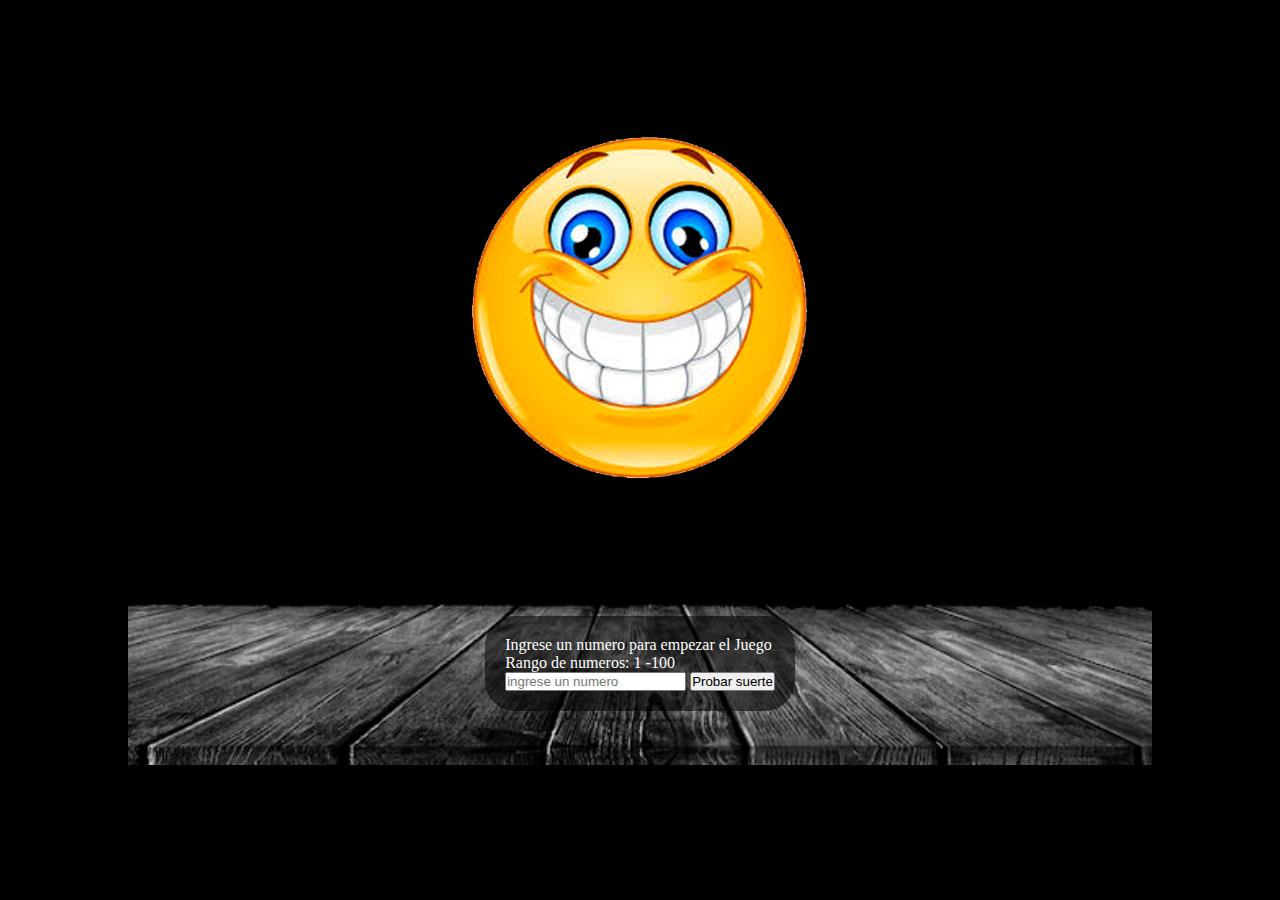
<file: Mortal Number/Data/index.html>
<!DOCTYPE html>
<html lang="en">
  <head>
    <meta charset="UTF-8" />
    <meta name="viewport" content="width=device-width, initial-scale=1.0" />
    <title>Document</title>
    <link rel="stylesheet" href="style.css" />
  </head>
  <body>
    <main>
      <video id="screamer" class="none" width="640" height="360">
        <source src="assets/screamer.mp4" type="video/mp4" />
        Tu navegador no soporta el video.
      </video>

     
      <div class="dealer-container">
        <p id="mensaje-dealer"></p>
        <img id="dealer-face" src="assets/img/smiley/1.png" alt="" />
      </div>

      <div class="form">
        <p id="mensaje">Ingrese un numero para empezar el Juego</p>
        <p id="mensaje-rango">
          Rango de numeros: <span id="rango">1 -100</span>
        </p>
        <form>
          <input
            type="text"
            id="numero-jugador"
            placeholder="ingrese un numero"
          />
          <button type="button" id="nuevo-numero">Probar suerte</button>
        </form>
       
      </div>
      
    </main>

    

    <script src="scrip.js"></script>
  </body>
</html>
</file>
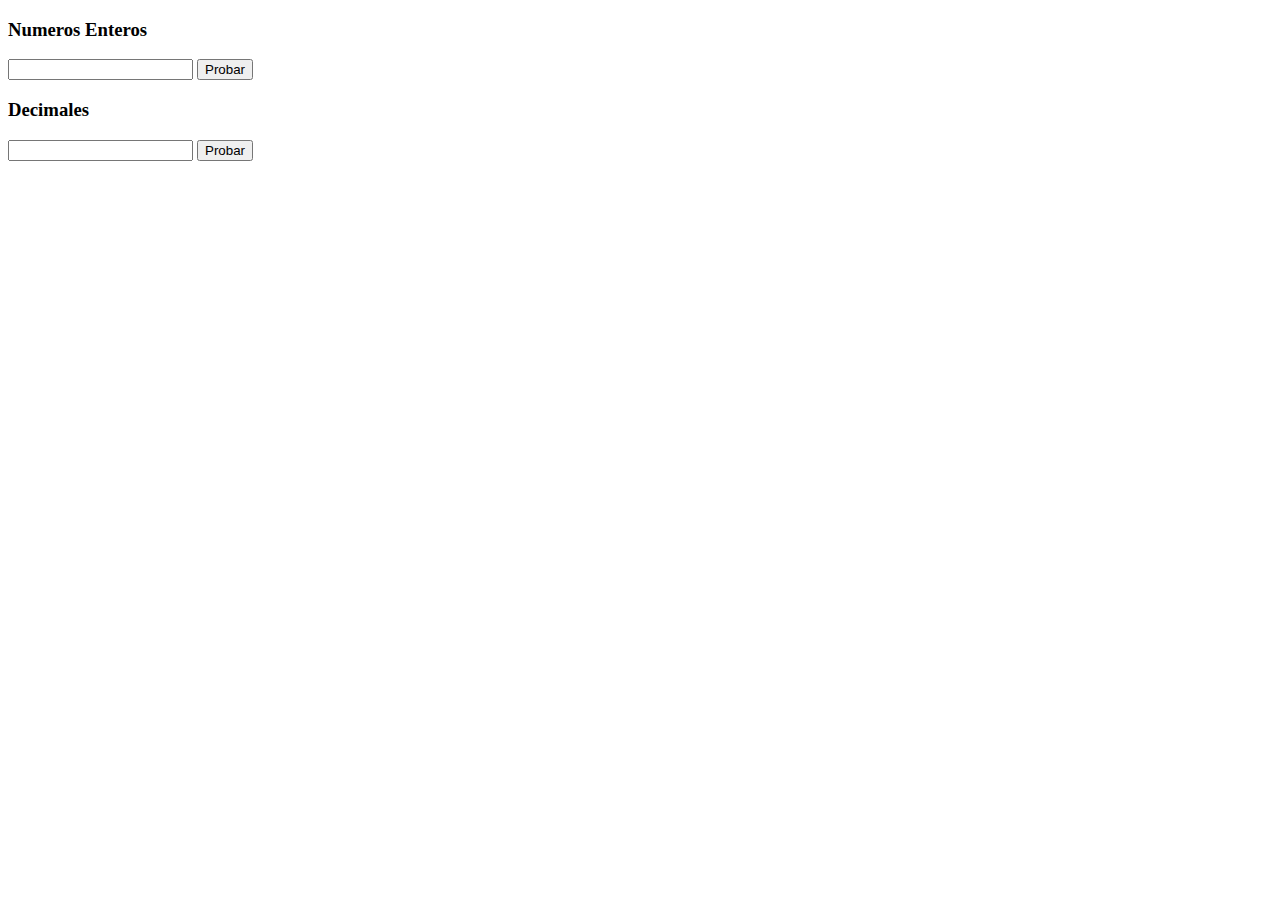
<file: Practica js/Pars/index.html>
<!DOCTYPE html>
<html lang="en">
<head>
    <meta charset="UTF-8">
    <meta name="viewport" content="width=device-width, initial-scale=1.0">
    <title>Document</title>
</head>
<body>

    <div>
        <h3>Numeros Enteros
        </h3>
    <p id="info"></p>
    <input type="text" id="number">
    <button type="button" id="button">Probar</button>
</div>

<div>
    <h3>Decimales
    </h3>
<p id="info2"></p>
<input type="text" id="number2">
<button type="button" id="button2">Probar</button>
</div>

    <script>
      
        document.querySelector('#button').addEventListener( "click" , () => {
            const info = document.querySelector('#info');
            const number = parseInt( document.querySelector('#number').value );

            if(isNaN(number)){
                info.textContent = "Ingrese un numero";
            }else{
                info.textContent = number;
            }
          
        })
        

        document.querySelector('#button2').addEventListener( "click" , () => {
            const info = document.querySelector('#info2');
            const number = parseFloat( document.querySelector('#number2').value );

            if(isNaN(number)){
                info.textContent = "Ingrese un numero";
            }else{
                info.textContent = number;
            }
          
        })
        

    </script>
    
</body>
</html>
</file>
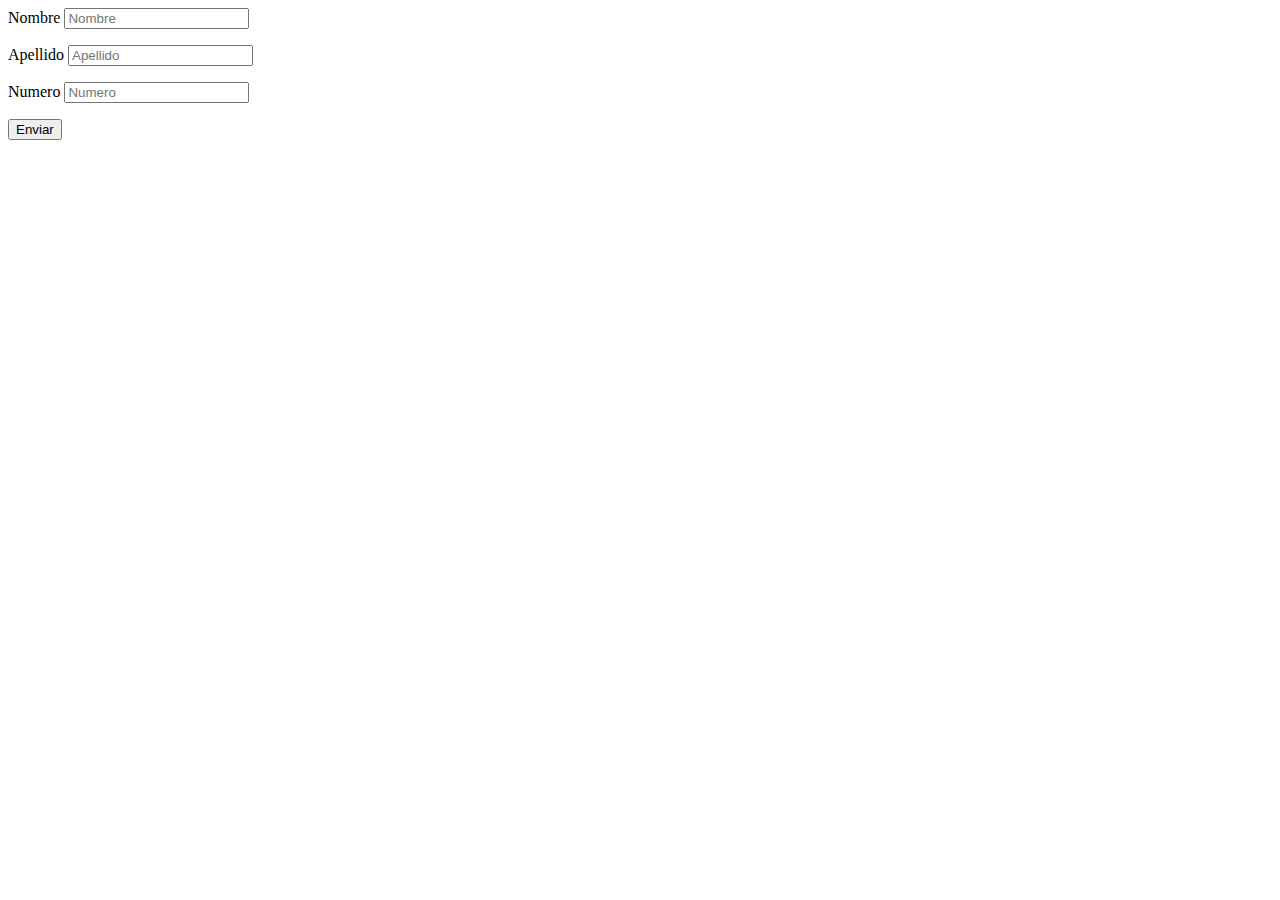
<file: Practica js/Practica Jquery/index.html>
<!DOCTYPE html>
<html lang="en">
<head>
    <meta charset="UTF-8">
    <meta name="viewport" content="width=device-width, initial-scale=1.0">
    <title>Document</title>
    <script src="https://code.jquery.com/jquery-3.6.0.min.js"></script>
</head>
<body>

    <form id="myForm" action="completado.html" method="GET">
        <label for="Nombre">Nombre</label>
        <input type="text" id="nombre" placeholder="Nombre">
        <p id="nombreInfo"></p>

        <label for="Apellido">Apellido</label>
        <input type="text" id="apellido" placeholder="Apellido">
        <p id="apellidoInfo"></p>

        <label for="Numero">Numero</label>
        <input type="text" id="number" placeholder="Numero">
        <p id="numberInfo"></p>

        <button type="submit">Enviar</button>
    </form>

    <script src="scrip.js"></script>
</body>
</html>
</file>
<file: Landing_Page/assets/css/style.css>
.header {
  background-image: linear-gradient(to left, rgba(0, 0, 0, 0), rgb(0 0 0 / 68%)), /* Gradiente negro */ url(../img/R.jpg);
  background-repeat: no-repeat;
  background-size: cover;
  background-position: center;
  box-shadow: 2px 2px 9px 0px rgba(0, 0, 0, 0.298);
}

body{
  background: rgba(250, 235, 215, 0.753);
}

.navbar-custom a {
  color: white;
}

.image-wrapper {
  position: relative; /* Crea un contenedor para ambas imágenes */
  width: 100%;
  height: 200px; /* Ajusta el alto como lo necesites */
}

.card-image-overlay {
  transition: all 300ms ease;
}

.custom-card:hover {
  cursor: pointer;
}

.custom-card:hover .card-image-overlay {
  opacity: 0;
}

.custom-card {
  display: flex;
  flex-direction: column;
  align-items: center;
  border-radius: 10px;
  margin-bottom: 10px;
  /* box-shadow: 2px 2px 9px 0px rgba(0, 0, 0, 0.298);
  background-color: white; */
}

.custom-card img {
  position: absolute;
  height: 200px;
  width: 100%;
  border-radius: 10px;
  object-fit: cover;
}

/* comentarios */

.card-comentary {
  padding: 10px;
  border-radius: 20px;
 
  
  max-height: 250px;
  transition: all 300ms ease;

  /* box-shadow: 2px 2px 9px 0px rgba(0, 0, 0, 0.298);
  background-color:#ffffffc9; */
}

.card-body-comentary {
  max-width: 250px;
  width: 19rem;
}

.card-comentary:hover {
  scale: 1.2;
}

.img-profile {
  border-radius: 100%;
  max-width: 100px;
}

.text-profile {
  color: #2c3220;
}

.beneficios-container {
  background-image: linear-gradient(to left, rgba(0, 0, 0, 0.596), rgba(0, 0, 0, 0.781)),
    url(../img/adulto-joven-bicicleta-electrica-campo.jpg);
  background-repeat: no-repeat;
  background-size: cover;
  background-position: center;
}

.beneficios-info-container {
  max-width: 550px;
}



.form-info{
  background-image: linear-gradient(to left, rgba(0, 0, 0, 0.123), rgba(0, 0, 0, 0.336)),
  url(../img/form.jpg);
  background-repeat: no-repeat;
  background-size: cover;
  /* border-radius: 30px 0px 0 30px; */
}


.form-container{
  /* border-radius: 30px; */
  box-shadow: 1px 6px 14px 0px #00000063;
  background-color: #ffffff;;
}

.form-main-container{
  background-image: linear-gradient(to left, rgba(0, 0, 0, 0.123), rgba(0, 0, 0, 0.336)),
  url(../img/form.jpg);
  background-color: #25271f;
  background-repeat: no-repeat;
  background-size: cover;
}

.text-beige{
  color: rgb(250, 235, 215);
}
</file>
<file: Mortal Number/Data/style.css>
*{
    padding: 0;
    margin: 0;
}


main{
    display: flex;
    flex-direction: column;
    align-items: center;

    background-image: url(assets/Mesa.png);
    background-color: black;
    background-repeat: no-repeat;
    background-size: 80%;
    background-position: center;

    width: 100vw; /* 100% del ancho de la ventana */
    height: 100vh; /* 100% de la altura de la ventana */
}

@keyframes movimiento-break {
    0% {
        transform: translateY(0);
    }
    50% {
        transform: translateY(10px); /* Mueve la imagen 10 píxeles a la derecha */
       
    }
    100% {
        transform: translateY(0);
       
    }
}

#mensaje-dealer{
    text-align: center;
}

.form{
    background-color: rgba(0, 0, 0, 0.555);
    border-radius: 30px;
    padding: 20px;
}

.dealer-container{
    margin: 10%;
    max-width: 50%;
    max-height: 40%;
}

.dealer-container img{
    height: 100%;
    width: 100%;
    animation: movimiento-break 1s ease-in-out infinite;
}



#mensaje, #mensaje-dealer, #mensaje-rango{
    color: #ffffff;
}

#screamer{
   
    position: fixed; /* Fija el video en la ventana */
    top: 0; /* Coloca el video en la parte superior */
    left: 0; /* Coloca el video en la parte izquierda */
    width: 100vw; /* Ancho del 100% de la ventana */
    height: 100vh; /* Altura del 100% de la ventana */
    object-fit: cover; /* Asegura que el video cubra todo el espacio sin deformarse */
    z-index: 10; /* Asegura que esté delante de otros elementos */
}

.none{
    display: none;
}
</file>
